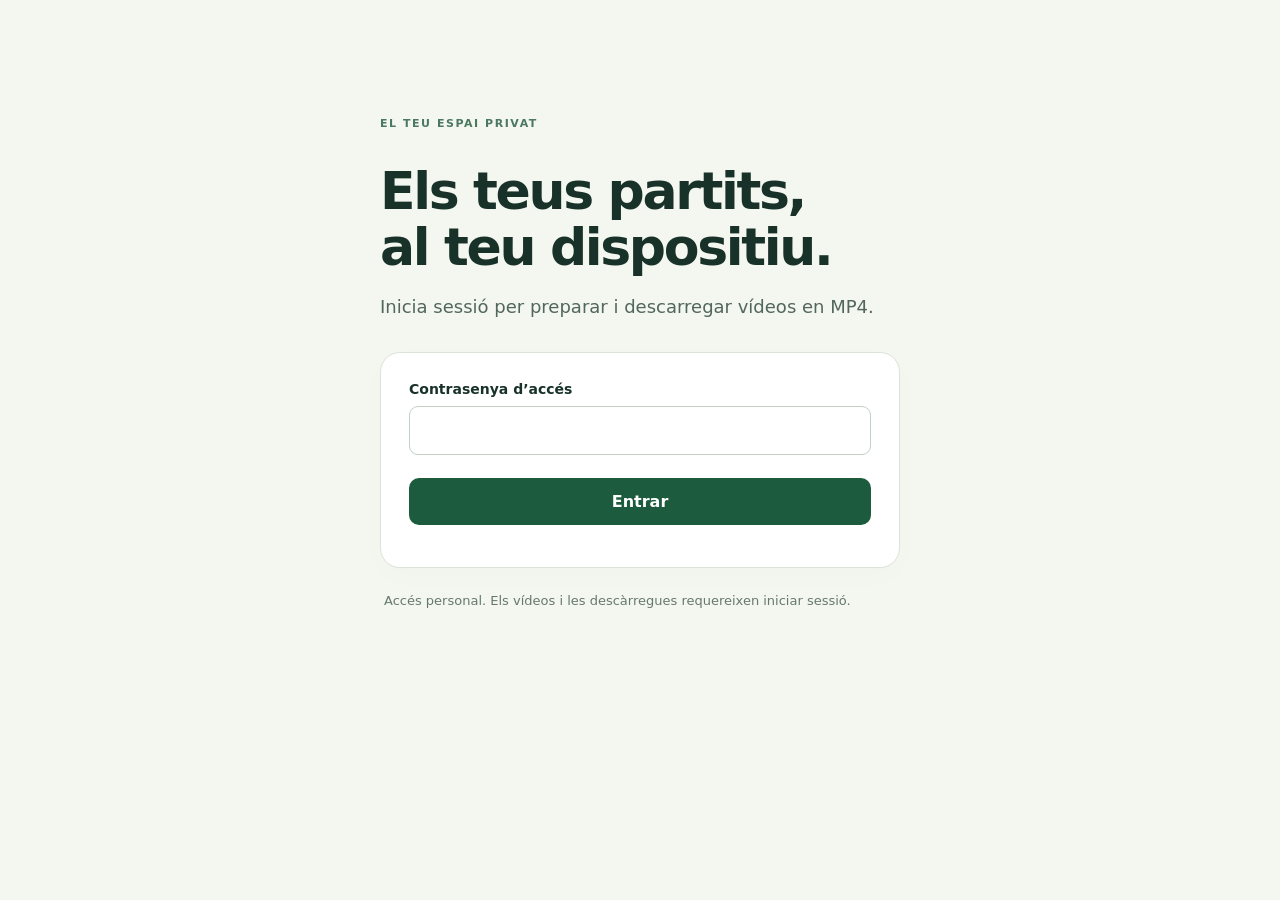
<file: static/login.html>
<!doctype html>
<html lang="ca"><head><meta charset="utf-8"><meta name="viewport" content="width=device-width,initial-scale=1"><title>Accés privat · Descarrega vídeos</title><link rel="stylesheet" href="/static/style.css"><script src="/static/login.js" defer></script></head>
<body><main class="login"><span class="eyebrow">EL TEU ESPAI PRIVAT</span><h1>Els teus partits,<br>al teu dispositiu.</h1><p class="intro">Inicia sessió per preparar i descarregar vídeos en MP4.</p><form id="login"><label for="password">Contrasenya d’accés</label><input id="password" type="password" autocomplete="current-password" required maxlength="1024"><button type="submit">Entrar</button><p id="error" role="alert"></p></form><p class="foot">Accés personal. Els vídeos i les descàrregues requereixen iniciar sessió.</p></main></body></html>
</file>
<file: static/style.css>
:root{font-family:system-ui,-apple-system,Segoe UI,sans-serif;color:#183229;background:#f4f6f0;font-synthesis:none}*{box-sizing:border-box}body{margin:0;padding:40px 22px}main{max-width:680px;margin:auto}.login{max-width:520px;padding-top:8vh}header{display:flex;align-items:center;justify-content:space-between;gap:16px}.eyebrow{font-size:11px;font-weight:750;letter-spacing:.14em;color:#4b7860}h1{font-size:clamp(34px,6vw,52px);line-height:1.08;letter-spacing:-.045em;margin:32px 0 18px;font-weight:650}.intro{font-size:18px;color:#52675c;line-height:1.6;margin-bottom:30px}section,form#login{padding:28px;border:1px solid #dce4d9;border-radius:20px;background:#fff;margin:20px 0;box-shadow:0 8px 30px #18322904}label{display:block;font-size:14px;font-weight:650;margin:0 0 9px}input,select{font:inherit;width:100%;padding:14px;border:1px solid #c2d1c4;border-radius:9px;color:inherit;background:#fff;margin:0 0 23px}input:focus,select:focus{outline:3px solid #bee1c9;outline-offset:1px}button,.button{font:inherit;font-weight:650;background:#1c5b3d;color:white;border:0;padding:14px 20px;border-radius:10px;cursor:pointer;display:inline-block;text-decoration:none;text-align:center}form button,.button{width:100%}button:hover,.button:hover{background:#13472e}button:disabled{opacity:.5;cursor:wait}.secondary{background:transparent;color:#355e45;border:1px solid #cbd8ca;padding:9px 13px;font-size:13px}.secondary:hover{background:#e5ede2}.hint,.foot{font-size:13px;color:#66796c;line-height:1.65}.hint{margin-top:-10px;margin-bottom:22px}.foot{margin:22px 4px}#error{color:#9b312d;font-size:14px;line-height:1.5}progress{display:block;width:100%;height:12px;accent-color:#1c5b3d;margin:16px 0 24px}#message{line-height:1.6;overflow-wrap:anywhere}[hidden]{display:none!important}@media(max-width:480px){body{padding:25px 16px}section,form#login{padding:21px}header{align-items:flex-start}}
</file>
